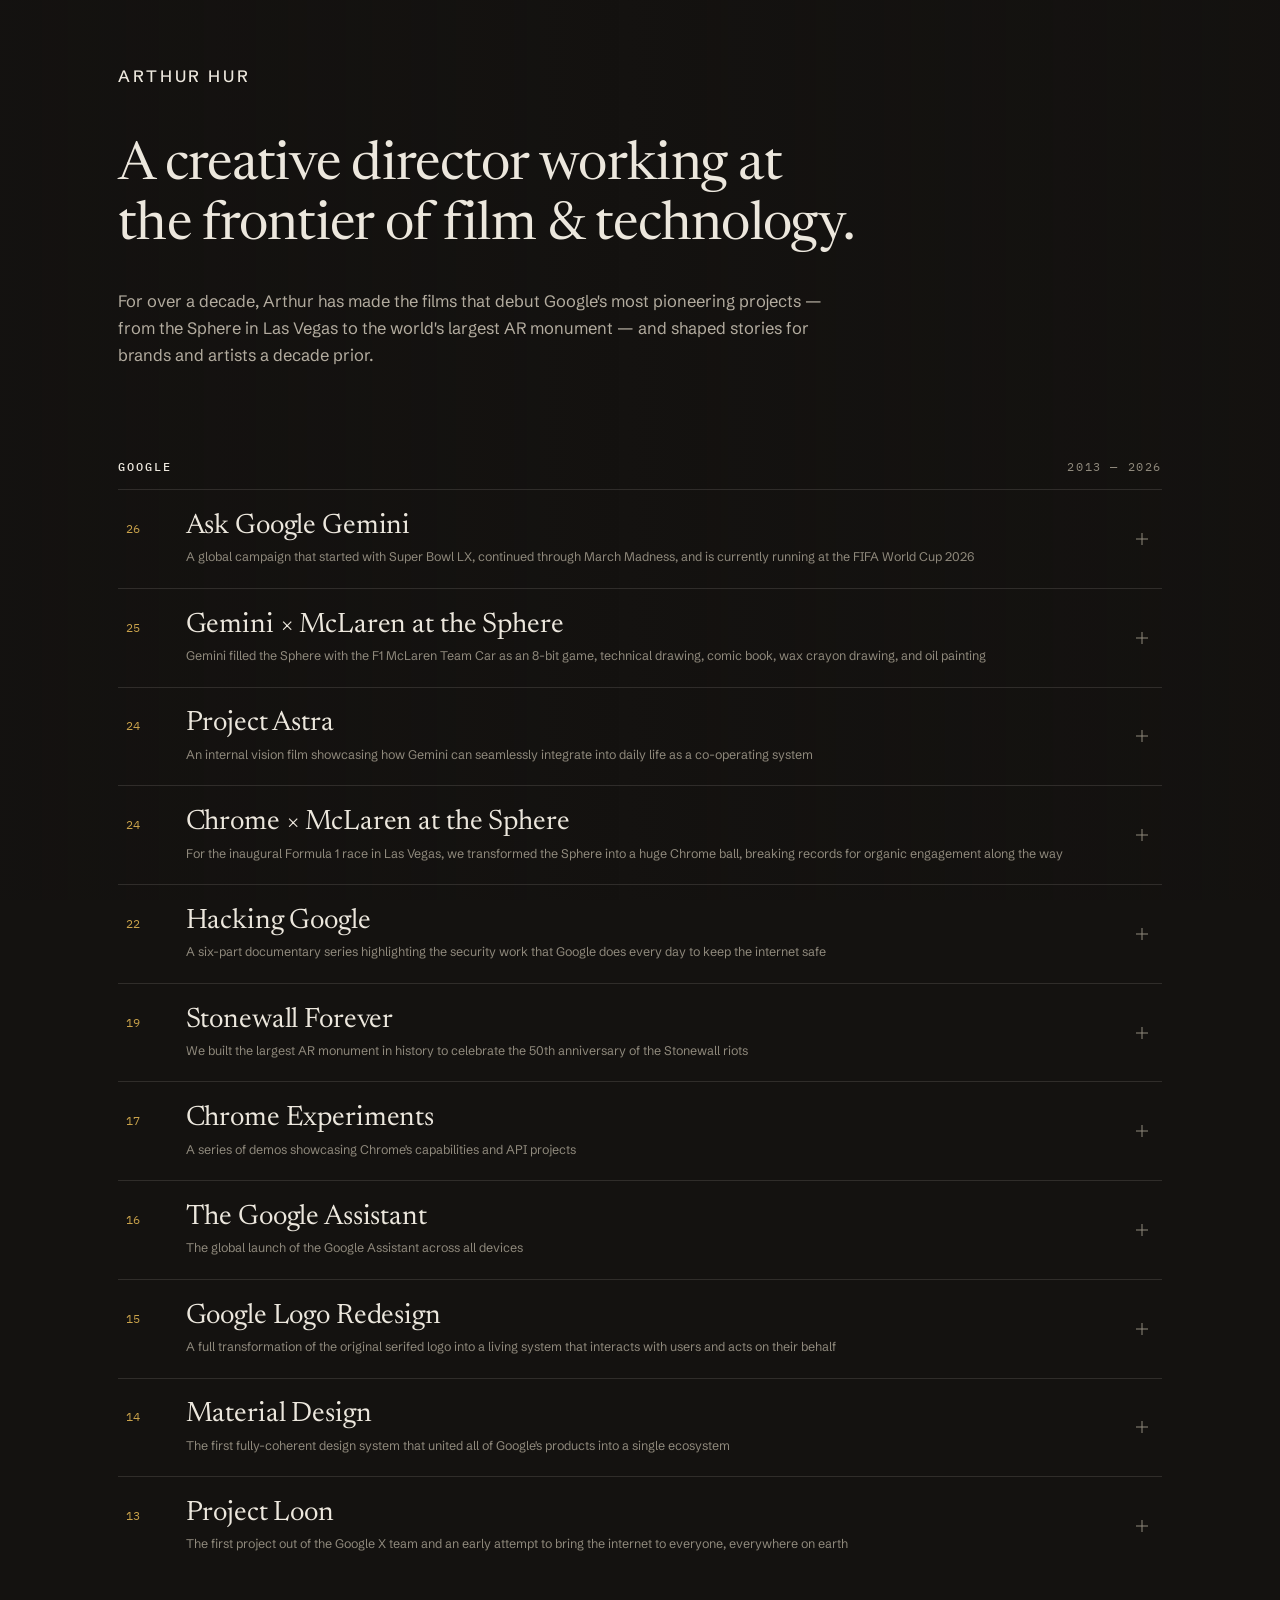
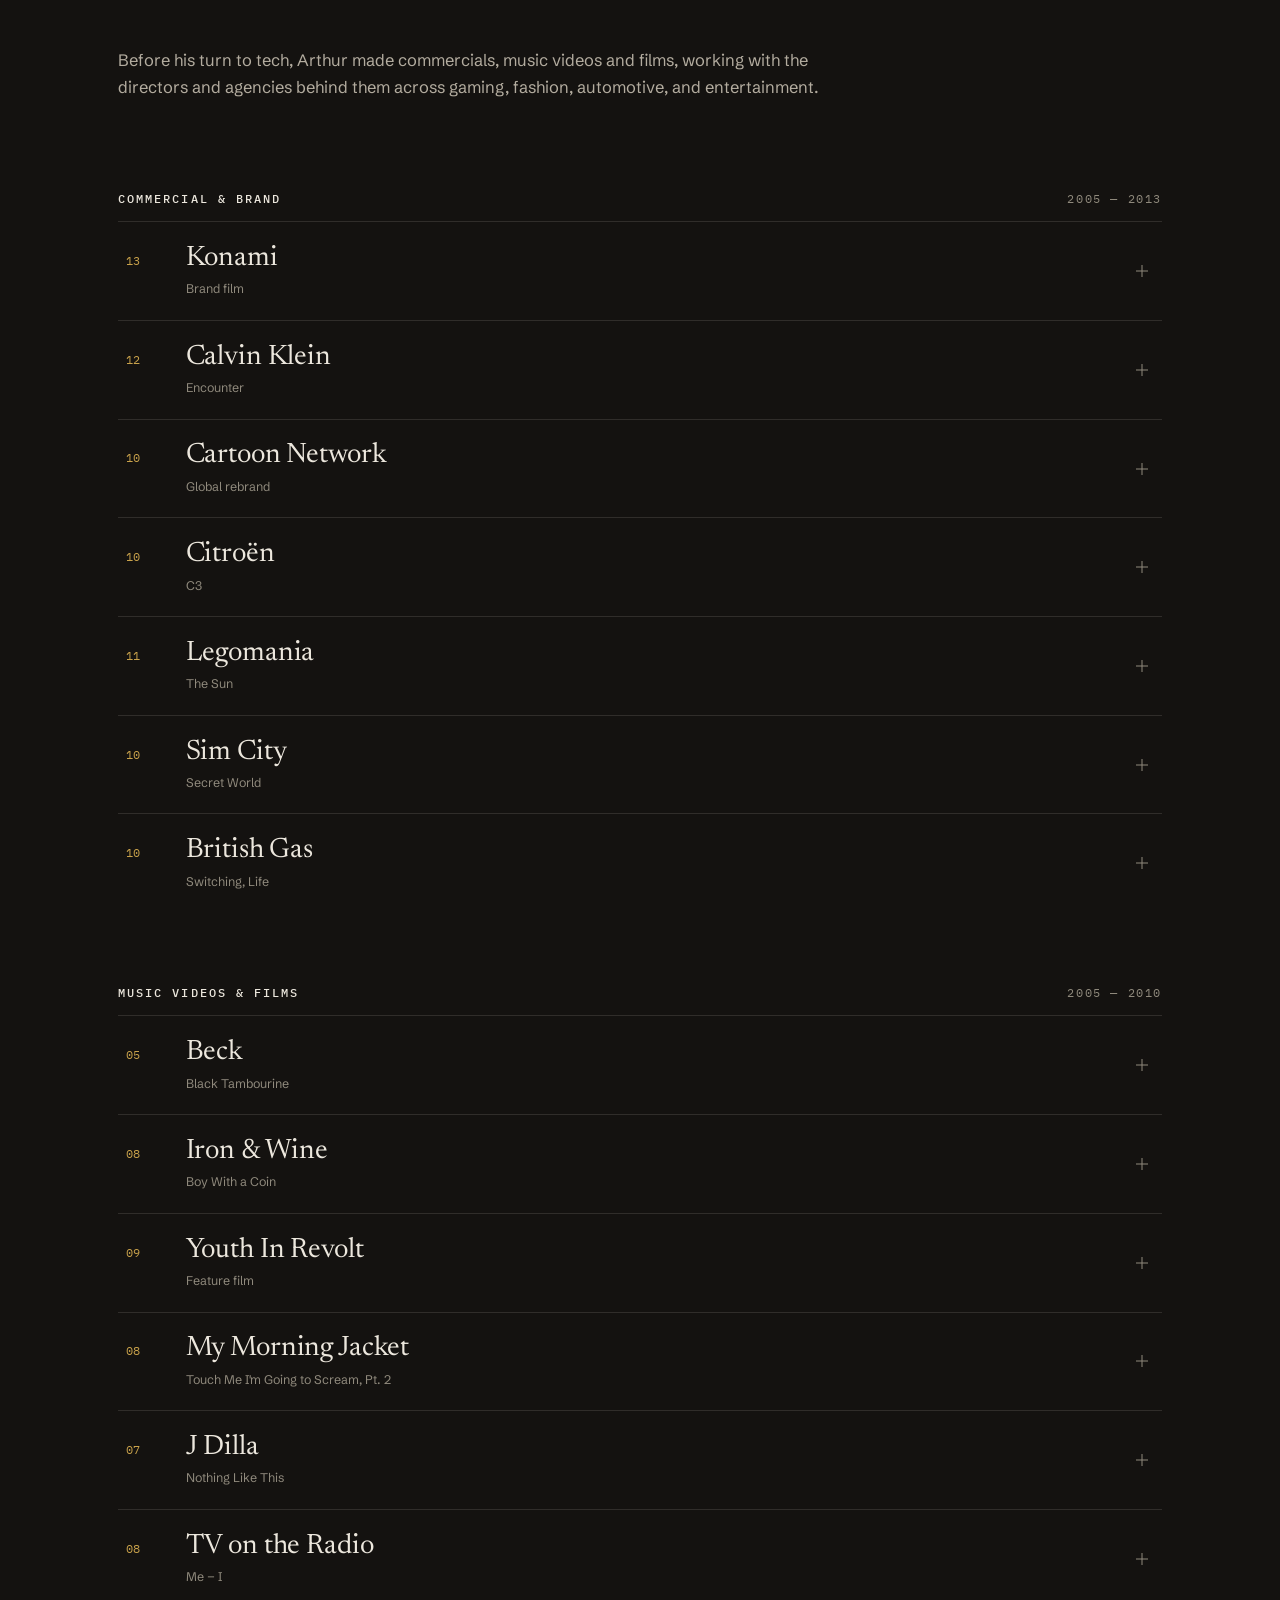
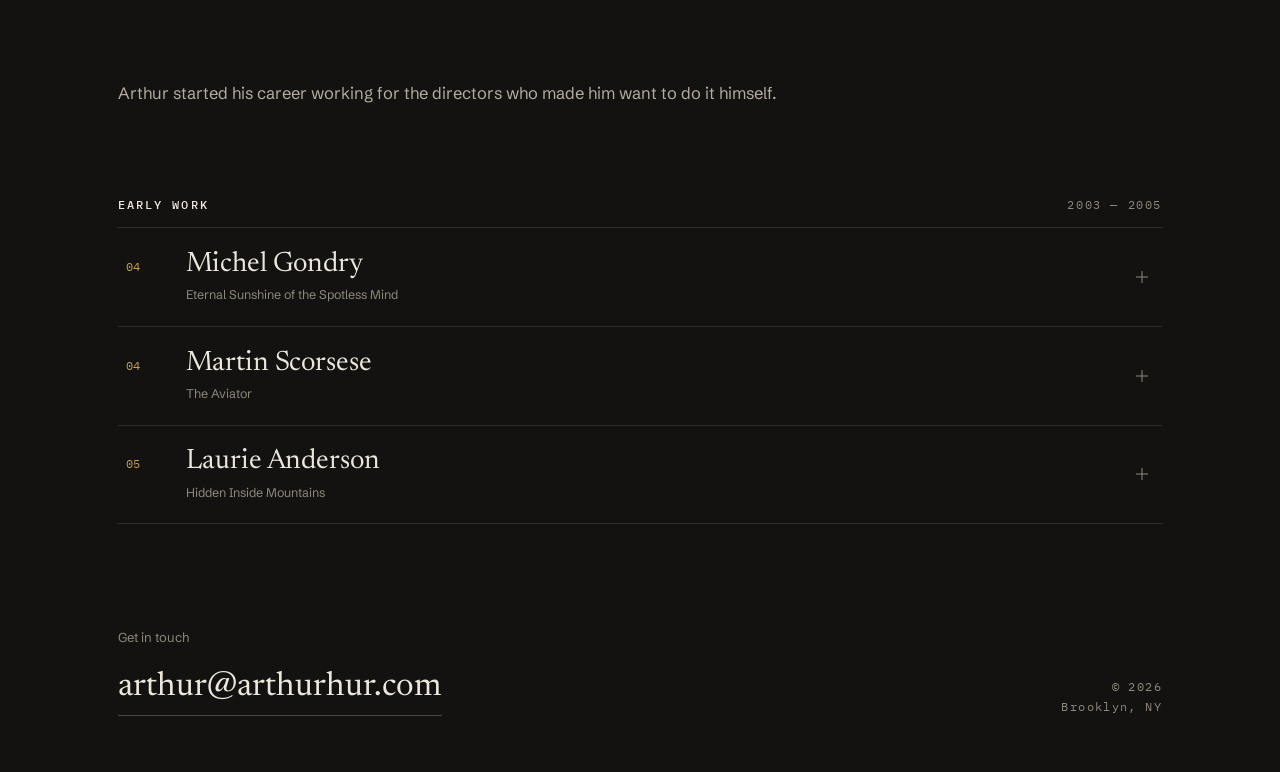
<file: index.html>
<!DOCTYPE html>
<html lang="en">
    <head>
        <meta charset="UTF-8">
        <meta name="author" content="Arthur Hur">
        <meta name="viewport" content="width=device-width, initial-scale=1.0">
        <meta name="description" content="Arthur Hur is a creative director working at the frontier of film and technology, debuting Google's most pioneering projects for over a decade.">
        <meta name="theme-color" content="#141210">
        <title>Arthur Hur — Creative Director</title>
        <link rel="canonical" href="https://arthurhur.com/">

        <!-- Open Graph / social link previews -->
        <meta property="og:type" content="website">
        <meta property="og:site_name" content="Arthur Hur">
        <meta property="og:title" content="Arthur Hur — Creative Director">
        <meta property="og:description" content="A creative director working at the frontier of film & technology — debuting Google's most pioneering projects for over a decade.">
        <meta property="og:url" content="https://arthurhur.com/">
        <meta property="og:image" content="https://arthurhur.com/img/og-cover.jpg">
        <meta property="og:image:width" content="1200">
        <meta property="og:image:height" content="675">
        <meta property="og:image:alt" content="Arthur Hur — Creative Director">
        <meta name="twitter:card" content="summary_large_image">
        <meta name="twitter:title" content="Arthur Hur — Creative Director">
        <meta name="twitter:description" content="A creative director working at the frontier of film & technology — debuting Google's most pioneering projects for over a decade.">
        <meta name="twitter:image" content="https://arthurhur.com/img/og-cover.jpg">
        <meta name="twitter:image:alt" content="Arthur Hur — Creative Director">

        <!-- Self-hosted fonts (declared in css/styles.css). Same-origin, so no
             preconnect. Preload every face — all five appear in the initial
             viewport (the 500 weights drive the masthead name and the section
             headers), so the real font is present at first paint and the swap is
             never visible. The metric-matched fallbacks cover the brief pre-load
             window without shifting layout. -->
        <link rel="preload" href="fonts/SchibstedGrotesk-400-latin.woff2" as="font" type="font/woff2" crossorigin>
        <link rel="preload" href="fonts/SchibstedGrotesk-500-latin.woff2" as="font" type="font/woff2" crossorigin>
        <link rel="preload" href="fonts/Newsreader-roman-var-latin.woff2" as="font" type="font/woff2" crossorigin>
        <link rel="preload" href="fonts/IBMPlexMono-400-latin.woff2" as="font" type="font/woff2" crossorigin>
        <link rel="preload" href="fonts/IBMPlexMono-500-latin.woff2" as="font" type="font/woff2" crossorigin>
        <link rel="stylesheet" href="css/styles.css">

        <!-- Scripts sit below the stylesheet + font preloads so the render-critical
             requests get first claim on bandwidth; async/defer means they never
             block parsing regardless of position. -->
        <!-- Google tag (gtag.js) -->
        <script async src="https://www.googletagmanager.com/gtag/js?id=G-ES2G4EVE8S"></script>
        <script>
            window.dataLayer = window.dataLayer || [];
            function gtag() { dataLayer.push(arguments); }
            gtag('js', new Date());

            gtag('config', 'G-ES2G4EVE8S');
        </script>
        <script defer src="js/script.js"></script>

        <link rel="icon" href="img/favicon.svg" type="image/svg+xml">
        <link rel="icon" href="img/favicon.png" type="image/png" sizes="180x180">
        <link rel="apple-touch-icon" href="img/apple-touch-icon.png">

        <script type="application/ld+json">
        {
            "@context": "https://schema.org",
            "@type": "Person",
            "name": "Arthur Hur",
            "url": "https://arthurhur.com/",
            "image": "https://arthurhur.com/img/og-cover.jpg",
            "jobTitle": "Creative Director",
            "description": "A creative director working at the frontier of film and technology, debuting Google's most pioneering projects for over a decade.",
            "knowsAbout": ["Creative direction", "Filmmaking", "Advertising", "Brand film", "Technology"]
        }
        </script>
    </head>
    <body>
        <div class="bg-layer"></div>
        <div class="bg-layer"></div>
        <div class="scrim"></div>

        <main>
            <header class="topbar">
                <div class="name">Arthur Hur</div>
            </header>

            <section class="statement-block">
                <h1 class="headline">A creative director working at the frontier of film &amp; technology.</h1>
                <p class="intro">For over a decade, Arthur has made the films that debut Google's most pioneering projects — from the Sphere in Las Vegas to the world's largest AR monument — and shaped stories for brands and artists a decade prior.</p>
            </section>

            <section class="work">
                <div class="work-head">
                    <h2 class="work-head-label">Google</h2>
                    <div class="work-head-years">2013 — 2026</div>
                </div>
                <!-- Each row is followed by its own <div class="panel"> below. A panel
                     body is an ordered flow of blocks — prose, film, image, clip — in any order:
                       Prose:  <p>Copy goes here.</p>
                       Film:   <div class="media media--video" data-href="https://youtu.be/ID"></div>
                               (YouTube/Vimeo only; a film autoplays muted ONLY when it leads the
                                panel — put any block above it and every film is click-to-play)
                       Image:  <figure class="figure"><img src="img/NAME.webp" alt="" loading="lazy" decoding="async" width="W" height="H"><figcaption>Caption</figcaption></figure>
                               (WebP, ≤2560px; always set the intrinsic width/height)
                       Clip:   <figure class="figure"><video class="gifv" width="W" height="H" muted loop playsinline preload="none" poster="img/NAME-poster.webp"><source data-src="img/NAME.mp4" type="video/mp4"></video><figcaption>Caption</figcaption></figure>
                               (animations go here, NOT GIFs — encode MP4 + a poster; loads & loops only when the panel opens)
                       Link:   <a class="watch" href="URL" target="_blank" rel="noopener">View project →</a>
                       Grid:   wrap 2-3 images OR films to lay them out in columns (stacks on phones):
                               <div class="media-grid media-grid--2"> …figure/figure or video/video… </div>
                               (--3 for three-up; add --tiles for a uniform crop; --feature to span the first item)
                     Replace the placeholder prose and <div class="media media--placeholder"> boxes. -->
                <ul class="works">
                    <li>
                        <h3 class="row-heading"><button class="row" type="button" data-bgimg="img/bg-askgooglegemini.webp"><span class="year">26</span><span class="body"><span class="title">Ask Google Gemini</span><span class="description">A global campaign that started with Super Bowl LX, continued through March Madness, and is currently running at the FIFA World Cup 2026</span></span><span class="chev" aria-hidden="true"></span></button></h3>
                        <div class="panel"><div class="panel-inner"><div class="panel-body">
                            <p>Google started 2026 with a direct message to consumers – Gemini is a new kind of help from Google. Striking the right tone in a Super Bowl ad is a tough challenge, but this story between a mother and son tried to take an authentic and human approach.</p>
                            <div class="media media--video" data-autoplay="on" data-href="https://youtu.be/Z1yGy9fELtE?si=dCCejpGcFNS3oYsr"></div>
                            <p>The campaign continued into the NCAA March Madness season, taking the design principles we established above and scaled them up to a full eight spots (and different tone). Here are a few:</p>
                            <div class="media media--video" data-href="https://youtu.be/euiGMQURy0U?si=Sy3_uovYol19kaXQ"></div>
                            <div class="media-grid media-grid--3"> 
                                <div class="media media--video" data-href="https://youtube.com/shorts/qp2NNaHg_3A"></div>
                                <div class="media media--video" data-href="https://youtube.com/shorts/7sbBzJW5cN8"></div>
                                <div class="media media--video" data-href="https://youtube.com/shorts/y5FNyWjOMDk"></div>
                            </div>
                            <p>And now, mid-year, the campaign has continued into the FIFA World Cup and evolved to say, hey, look what you can do with Gemini.</p>
                            <div class="media media--video" data-href="https://youtu.be/FiQfezoVp6o?si=A9vHCnsk-uJ8HNga"></div>
                            <div class="media-grid media-grid--2"> 
                                <div class="media media--video" data-href="https://youtu.be/ssS5ArLrblU?si=JSJ3wZm1MliuJIPy"></div>
                                <div class="media media--video" data-href="https://youtu.be/AipomO0LnE0?si=TDVsAfRwt0jdcbOP"></div>
                            </div>
                            <p>More to come. Stay tuned!</p>
                        </div></div></div>
                    </li>
                    <li>
                        <h3 class="row-heading"><button class="row" type="button" data-bgimg="img/bg-geminisphere.webp"><span class="year">25</span><span class="body"><span class="title">Gemini × McLaren at the Sphere</span><span class="description">Gemini filled the Sphere with the F1 McLaren Team Car as an 8-bit game, technical drawing, comic book, wax crayon drawing, and oil painting</span></span><span class="chev" aria-hidden="true"></span></button></h3>
                        <div class="panel"><div class="panel-inner"><div class="panel-body">
                            <p>Two years after the inaugural Formula 1 Grand Prix in Las Vegas, the Gemini team approached us to create another Sphere activation. We had a lot to live up to with very little time, but I'm super proud of what we were able to pull off with this one.</p>
                            <div class="media media--video" data-autoplay="on" data-href="https://youtu.be/5BxnhNo-9C4"></div>
                            <p>Some traces of the process below. We leaned on the models early on to quickly iterate through ideas, and then rebuilt and refined along the way.</p>
                            <div class="media-grid media-grid--justified">
                                <figure class="figure"><img src="img/prj-geminisphere-comicbookstyleframe.webp" alt="The McLaren Formula 1 car rendered in comic-book style across the Las Vegas Sphere" loading="lazy" decoding="async" width="1544" height="697"><figcaption>Styleframe: comic book</figcaption></figure>
                                <figure class="figure"><img src="img/prj-geminisphere-oilpaintingconcept.webp" alt="Concept art of the McLaren car as an oil painting wrapping the Sphere" loading="lazy" decoding="async" width="1024" height="1024"><figcaption>Concept: oil painting</figcaption></figure>
                            </div>
                            <figure class="figure"><img src="img/prj-geminisphere-8bitnotes.webp" alt="Annotated design notes for the 8-bit game treatment of the McLaren car" loading="lazy" decoding="async" width="2560" height="767"><figcaption>Design notes: 8-bit</figcaption></figure>
                            <div class="media-grid media-grid--justified">
                                <figure class="figure"><video class="gifv" width="800" height="450" muted loop playsinline preload="none" poster="img/prj-geminisphere-technicaldrawingwip-poster.webp"><source data-src="img/prj-geminisphere-technicaldrawingwip.mp4" type="video/mp4"></video><figcaption>WIP: technical drawing</figcaption></figure>
                                <figure class="figure"><video class="gifv" width="960" height="864" muted loop playsinline preload="none" poster="img/prj-geminisphere-transitionwaxtocomic-poster.webp"><source data-src="img/prj-geminisphere-transitionwaxtocomic.mp4" type="video/mp4"></video><figcaption>Transition test: wax to comic</figcaption></figure>
                            </div>
                        </div></div></div>
                    </li>
                    <li>
                        <h3 class="row-heading"><button class="row" type="button" data-bgimg="img/bg-projectastra.webp"><span class="year">24</span><span class="body"><span class="title">Project Astra</span><span class="description">An internal vision film showcasing how Gemini can seamlessly integrate into daily life as a co-operating system</span></span><span class="chev" aria-hidden="true"></span></button></h3>
                        <div class="panel"><div class="panel-inner"><div class="panel-body">
                            <p>One of the great things about Creative Lab is its ability to paint a picture of what is possible and provide a roadmap for builders. Created back in 2024, much of this vision has already been realized.</p>
                            <div class="media media--video" data-autoplay="on" data-href="https://youtu.be/6lSb4QfmP8E"></div>
                        </div></div></div>
                    </li>
                    <li>
                        <h3 class="row-heading"><button class="row" type="button" data-bgimg="img/bg-chromesphere.webp"><span class="year">24</span><span class="body"><span class="title">Chrome × McLaren at the Sphere</span><span class="description">For the inaugural Formula 1 race in Las Vegas, we transformed the Sphere into a huge Chrome ball, breaking records for organic engagement along the way</span></span><span class="chev" aria-hidden="true"></span></button></h3>
                        <div class="panel"><div class="panel-inner"><div class="panel-body">
                            <p>We were thrown into the deep end on this one, but learned so much along the way.</p>
                            <div class="media media--video" data-autoplay="on" data-href="https://youtu.be/4PL9fqNNqXw?si=N7v8VHu7u9W4soK3"></div>
                            <p>And here's the director's cut. Because the concept and workflow were all being figured out in parallel, we viewed work in this style for a while.<p>
                            <div class="media media--video" data-href="https://youtu.be/IknApcEbRE4"></div>
                            <p>When we were first pitching ideas and working through concepts, we knew we needed to have the logo and the car. After we figured out how to wrap the Chrome logo around the Sphere and drive cars around it, we knew this was going to work.</p>
                            <div class="media-grid media-grid--2">
                                <figure class="figure"><video class="gifv" width="640" height="360" muted loop playsinline preload="none" poster="img/prj-chromesphere-logowrap-poster.webp"><source data-src="img/prj-chromesphere-logowrap.mp4" type="video/mp4"></video><figcaption>Initial Chrome logo wrap demo</figcaption></figure>
                                <figure class="figure"><video class="gifv" width="640" height="360" muted loop playsinline preload="none" poster="img/prj-chromesphere-cartest-poster.webp"><source data-src="img/prj-chromesphere-cartest.mp4" type="video/mp4"></video><figcaption>Car test</figcaption></figure>
                            </div>
                            <p>We also knew that we needed to convey speed. Just having the cars drive fast around the Sphere wasn't enough. Hence, light streaks!</p>
                            <div class="media-grid media-grid--2">
                                <figure class="figure"><img src="img/prj-chromesphere-styleframecu.webp" alt="Close-up styleframe of light streaks racing across the chrome Sphere" loading="lazy" decoding="async" width="960" height="540"></figure>
                                <figure class="figure"><img src="img/prj-chromesphere-styleframewide.webp" alt="Wide styleframe of the chrome Sphere wrapped in glowing light streaks" loading="lazy" decoding="async" width="960" height="540"></figure>
                            </div>
                            <p>There were lots of dead ends and stumbles along the way, but it was fun to flesh through some ideas.</p>
                            <div class="media-grid media-grid--3">
                                <figure class="figure"><img src="img/prj-chromesphere-endcardprojectteststyleframe.webp" alt="Styleframe exploring an endcard concept for the Chrome Sphere film" loading="lazy" decoding="async" width="960" height="540"></figure>
                                <figure class="figure"><video class="gifv" width="640" height="360" muted loop playsinline preload="none" poster="img/prj-chromesphere-endcardprojecttest-poster.webp"><source data-src="img/prj-chromesphere-endcardprojecttest.mp4" type="video/mp4"></video></figure>
                                <figure class="figure"><video class="gifv" width="640" height="360" muted loop playsinline preload="none" poster="img/prj-chromesphere-endtaglighttest-poster.webp"><source data-src="img/prj-chromesphere-endtaglighttest.mp4" type="video/mp4"></video></figure>
                            </div>
                            <p>In the end, McLaren and Formula 1 did not want anything that conveyed smoke or pollution, so we had to find a different solution.</p>
                            <div class="media-grid media-grid--3">
                                <figure class="figure"><img src="img/prj-chromesphere-endcardsmoke1.webp" alt="Endcard concept showing the chrome ball trailing smoke, version 1" loading="lazy" decoding="async" width="960" height="540"></figure>
                                <figure class="figure"><img src="img/prj-chromesphere-endcardsmoke2.webp" alt="Endcard concept showing the chrome ball trailing smoke, version 2" loading="lazy" decoding="async" width="960" height="540"></figure>
                                <figure class="figure"><img src="img/prj-chromesphere-endcardsmoke3.webp" alt="Endcard concept showing the chrome ball trailing smoke, version 3" loading="lazy" decoding="async" width="960" height="540"></figure>
                            </div>
                            <figure class="figure"><video class="gifv" width="640" height="360" muted loop playsinline preload="none" poster="img/prj-chromesphere-endcardsmoke4-poster.webp"><source data-src="img/prj-chromesphere-endcardsmoke4.mp4" type="video/mp4"></video><figcaption>Endcard smoke motion test</figcaption></figure>
                            <p>There were countless visual and technical details to hash out along the way.</p>
                            <div class="media-grid media-grid--justified">
                                <figure class="figure"><video class="gifv" width="540" height="540" muted loop playsinline preload="none" poster="img/prj-chromesphere-confettitest-poster.webp"><source data-src="img/prj-chromesphere-confettitest.mp4" type="video/mp4"></video><figcaption>Confetti test</figcaption></figure>
                                <figure class="figure"><img src="img/prj-chromesphere-trailversions.webp" alt="Comparison grid of light-trail brightness and thickness options" loading="lazy" decoding="async" width="2560" height="1320"><figcaption>Trail brightness/thickness matrix</figcaption></figure>
                                <figure class="figure"><video class="gifv" width="480" height="270" muted loop playsinline preload="none" poster="img/prj-chromesphere-streakstest-poster.webp"><source data-src="img/prj-chromesphere-streakstest.mp4" type="video/mp4"></video><figcaption>Light streaks switch-out demo</figcaption></figure>
                            </div>
                            <p>And this is how crazy it all looks when you unwrap everything onto a flat render.</p>
                            <figure class="figure"><video class="gifv" width="576" height="288" muted loop playsinline preload="none" poster="img/prj-chromesphere-latlong-poster.webp"><source data-src="img/prj-chromesphere-latlong.mp4" type="video/mp4"></video></figure>
                            <p>When this Chrome activation first launched, it was the only one of its kind. Every year since, we've seen many rip-offs of cars and streaks driving around the Sphere. So it goes. Just remember, you saw it here first!</p>
                        </div></div></div>
                    </li>
                    <li>
                        <h3 class="row-heading"><button class="row" type="button" data-bgimg="img/bg-hackinggoogle.webp"><span class="year">22</span><span class="body"><span class="title">Hacking Google</span><span class="description">A six-part documentary series highlighting the security work that Google does every day to keep the internet safe</span></span><span class="chev" aria-hidden="true"></span></button></h3>
                        <div class="panel"><div class="panel-inner"><div class="panel-body">
                            <div class="media media--video" data-autoplay="on" data-href="https://youtu.be/aOGFY1R4QQ4"></div>
                            <div class="media-grid media-grid--2">
                                <div class="media media--video" data-href="https://youtu.be/My_13FXODdU?si=E3Z__MqS23kQ8NwL"></div>
                                <div class="media media--video" data-href="https://youtu.be/IoXiXlCNoXg?si=8BHQsKHhFqtjbPKw"></div>
                            </div> 
                            <div class="media-grid media-grid--2">
                                <div class="media media--video" data-href="https://youtu.be/TusQWn2TQxQ?si=02dJfas7wMlBo-3F"></div>
                                <div class="media media--video" data-href="https://youtu.be/QZ0cpBocl3c?si=Bc5c1LcGCikmCD3j"></div>
                            </div> 
                            <div class="media-grid media-grid--2">
                                <div class="media media--video" data-href="https://youtu.be/N7N4EC20-cM?si=OglBqTF4xLruqwhM"></div>
                                <div class="media media--video" data-href="https://youtu.be/przDcQe6n5o?si=GQImNLvePGFppzBW"></div>
                            </div> 
                            <div class="media media--video" data-href="https://youtu.be/ZyyGcJRX8Zc"></div>
                        </div></div></div>
                    </li>
                    <li>
                        <h3 class="row-heading"><button class="row" type="button" data-bgimg="img/bg-stonewallforever.webp"><span class="year">19</span><span class="body"><span class="title">Stonewall Forever</span><span class="description">We built the largest AR monument in history to celebrate the 50th anniversary of the Stonewall riots</span></span><span class="chev" aria-hidden="true"></span></button></h3>
                        <div class="panel"><div class="panel-inner"><div class="panel-body">
                            <div class="media media--video" data-autoplay="on" data-href="https://youtu.be/floNiVwL59o"></div>
                        </div></div></div>
                    </li>
                    <li>
                        <h3 class="row-heading"><button class="row" type="button" data-bgimg="img/bg-chromewebvrexperiments.webp"><span class="year">17</span><span class="body"><span class="title">Chrome Experiments</span><span class="description">A series of demos showcasing Chrome's capabilities and API projects</span></span><span class="chev" aria-hidden="true"></span></button></h3>
                        <div class="panel"><div class="panel-inner"><div class="panel-body">
                            <p>VR Experiments: Musical Forest</p>
                            <div class="media media--video" data-autoplay="on" data-href="https://youtu.be/RIpob33uUEU"></div>
                            <p>AR Experiments: Sizzle</p>
                            <div class="media media--video" data-href="https://vimeo.com/232831509"></div>
                            <p>Voice Experiments: Paper Signals</p>
                            <div class="media media--video" data-href="https://vimeo.com/249689552"></div>
                        </div></div></div>
                    </li>
                    <li>
                        <h3 class="row-heading"><button class="row" type="button" data-bgimg="img/bg-googleassistant.webp"><span class="year">16</span><span class="body"><span class="title">The Google Assistant</span><span class="description">The global launch of the Google Assistant across all devices</span></span><span class="chev" aria-hidden="true"></span></button></h3>
                        <div class="panel"><div class="panel-inner"><div class="panel-body">
                            <div class="media media--video" data-autoplay="on" data-href="https://youtu.be/FPfQMVf4vwQ"></div>
                        </div></div></div>
                    </li>
                    <li>
                        <h3 class="row-heading"><button class="row" type="button" data-bgimg="img/bg-googlelogo.webp"><span class="year">15</span><span class="body"><span class="title">Google Logo Redesign</span><span class="description">A full transformation of the original serifed logo into a living system that interacts with users and acts on their behalf</span></span><span class="chev" aria-hidden="true"></span></button></h3>
                        <div class="panel"><div class="panel-inner"><div class="panel-body">
                            <div class="media media--video" data-autoplay="on" data-href="https://youtu.be/olFEpeMwgHk"></div>
                        </div></div></div>
                    </li>
                    <li>
                        <h3 class="row-heading"><button class="row" type="button" data-bgimg="img/bg-materialdesign.webp"><span class="year">14</span><span class="body"><span class="title">Material Design</span><span class="description">The first fully-coherent design system that united all of Google's products into a single ecosystem</span></span><span class="chev" aria-hidden="true"></span></button></h3>
                        <div class="panel"><div class="panel-inner"><div class="panel-body">
                            <div class="media media--video" data-autoplay="on" data-href="https://youtu.be/Q8TXgCzxEnw"></div>
                        </div></div></div>
                    </li>
                    <li>
                        <h3 class="row-heading"><button class="row" type="button" data-bgimg="img/bg-loon.webp"><span class="year">13</span><span class="body"><span class="title">Project Loon</span><span class="description">The first project out of the Google X team and an early attempt to bring the internet to everyone, everywhere on earth</span></span><span class="chev" aria-hidden="true"></span></button></h3>
                        <div class="panel"><div class="panel-inner"><div class="panel-body">
                            <div class="media media--video" data-autoplay="on" data-href="https://vimeo.com/68536792"></div>
                        </div></div></div>
                    </li>
                </ul>

                <p class="work-intro">Before his turn to tech, Arthur made commercials, music videos and films, working with the directors and agencies behind them across gaming, fashion, automotive, and entertainment.</p>

                <div class="work-head">
                    <h2 class="work-head-label">Commercial &amp; Brand</h2>
                    <div class="work-head-years">2005 — 2013</div>
                </div>
                <ul class="works">
                    <li>
                        <h3 class="row-heading"><button class="row" type="button" data-bgimg="img/bg-konami.webp"><span class="year">13</span><span class="body"><span class="title">Konami</span><span class="description">Brand film</span></span><span class="chev" aria-hidden="true"></span></button></h3>
                        <div class="panel"><div class="panel-inner"><div class="panel-body">
                            <div class="media media--video" data-autoplay="on" data-href="https://vimeo.com/61855717"></div>
                        </div></div></div>
                    </li>
                    <li>
                        <h3 class="row-heading"><button class="row" type="button" data-bgimg="img/bg-calvinklein.webp"><span class="year">12</span><span class="body"><span class="title">Calvin Klein</span><span class="description">Encounter</span></span><span class="chev" aria-hidden="true"></span></button></h3>
                        <div class="panel"><div class="panel-inner"><div class="panel-body">
                            <figure class="figure"><img src="img/prj-calvinklein-cu.webp" alt="Close-up still from the Calvin Klein Encounter film" loading="lazy" decoding="async" width="670" height="376"></figure>
                            <figure class="figure"><img src="img/prj-calvinklein-wide.webp" alt="Wide still from the Calvin Klein Encounter film" loading="lazy" decoding="async" width="670" height="376"></figure>
                            <div class="media media--video" data-autoplay="on" data-href="https://www.youtube.com/watch?v=8zPEK5a0xKU"></div>
                        </div></div></div>
                    </li>
                    <li>
                        <h3 class="row-heading"><button class="row" type="button" data-bgimg="img/bg-cartoonnetwork.webp"><span class="year">10</span><span class="body"><span class="title">Cartoon Network</span><span class="description">Global rebrand</span></span><span class="chev" aria-hidden="true"></span></button></h3>
                        <div class="panel"><div class="panel-inner"><div class="panel-body">
                            <div class="media media--video" data-autoplay="on" data-href="https://vimeo.com/13829806"></div>
                            <div class="media media--video" data-href="https://vimeo.com/18581052"></div>
                        </div></div></div>
                    </li>
                    <li>
                        <h3 class="row-heading"><button class="row" type="button" data-bgimg="img/bg-citroen.webp"><span class="year">10</span><span class="body"><span class="title">Citroën</span><span class="description">C3</span></span><span class="chev" aria-hidden="true"></span></button></h3>
                        <div class="panel"><div class="panel-inner"><div class="panel-body">
                            <div class="media media--video" data-autoplay="on" data-href="https://vimeo.com/18962282"></div>
                        </div></div></div>
                    </li>
                    <li>
                        <h3 class="row-heading"><button class="row" type="button" data-bgimg="img/bg-legomania.webp"><span class="year">11</span><span class="body"><span class="title">Legomania</span><span class="description">The Sun</span></span><span class="chev" aria-hidden="true"></span></button></h3>
                        <div class="panel"><div class="panel-inner"><div class="panel-body">
                            <div class="media media--video" data-autoplay="on" data-href="https://vimeo.com/27018662"></div>
                        </div></div></div>
                    </li>
                    <li>
                        <h3 class="row-heading"><button class="row" type="button" data-bgimg="img/bg-simcity.webp"><span class="year">10</span><span class="body"><span class="title">Sim City</span><span class="description">Secret World</span></span><span class="chev" aria-hidden="true"></span></button></h3>
                        <div class="panel"><div class="panel-inner"><div class="panel-body">
                            <div class="media media--video" data-autoplay="on" data-href="https://vimeo.com/18880133"></div>
                        </div></div></div>
                    </li>
                    <li>
                        <h3 class="row-heading"><button class="row" type="button" data-bgimg="img/bg-britishgas.webp"><span class="year">10</span><span class="body"><span class="title">British Gas</span><span class="description">Switching, Life</span></span><span class="chev" aria-hidden="true"></span></button></h3>
                        <div class="panel"><div class="panel-inner"><div class="panel-body">
                            <div class="media media--video" data-autoplay="on" data-href="https://vimeo.com/18466905"></div>
                            <div class="media media--video" data-href="https://vimeo.com/18463943"></div>

                        </div></div></div>
                    </li>
                </ul>

                <div class="work-head work-head--group">
                    <h2 class="work-head-label">Music Videos &amp; Films</h2>
                    <div class="work-head-years">2005 — 2010</div>
                </div>
                <ul class="works">
                    <li>
                        <h3 class="row-heading"><button class="row" type="button" data-bgimg="img/bg-beck.webp"><span class="year">05</span><span class="body"><span class="title">Beck</span><span class="description">Black Tambourine</span></span><span class="chev" aria-hidden="true"></span></button></h3>
                        <div class="panel"><div class="panel-inner"><div class="panel-body">
                            <div class="media media--video" data-autoplay="on" data-href="https://vimeo.com/18368649?fl=tl&fe=ec"></div>
                        </div></div></div>
                    </li>
                    <li>
                        <h3 class="row-heading"><button class="row" type="button" data-bgimg="img/bg-iron&amp;wine.webp"><span class="year">08</span><span class="body"><span class="title">Iron &amp; Wine</span><span class="description">Boy With a Coin</span></span><span class="chev" aria-hidden="true"></span></button></h3>
                        <div class="panel"><div class="panel-inner"><div class="panel-body">
                            <div class="media media--video" data-autoplay="on" data-href="https://vimeo.com/18366404"></div>
                        </div></div></div>
                    </li>
                    <li>
                        <h3 class="row-heading"><button class="row" type="button" data-bgimg="img/bg-youthinrevolt.webp"><span class="year">09</span><span class="body"><span class="title">Youth In Revolt</span><span class="description">Feature film</span></span><span class="chev" aria-hidden="true"></span></button></h3>
                        <div class="panel"><div class="panel-inner"><div class="panel-body">
                            <div class="media media--video" data-autoplay="on" data-href="https://vimeo.com/33218342"></div>
                            <div class="media media--video" data-href="https://vimeo.com/18324644"></div>
                        </div></div></div>
                    </li>
                    <li>
                        <h3 class="row-heading"><button class="row" type="button" data-bgimg="img/bg-mymorningjacket.webp"><span class="year">08</span><span class="body"><span class="title">My Morning Jacket</span><span class="description">Touch Me I'm Going to Scream, Pt. 2</span></span><span class="chev" aria-hidden="true"></span></button></h3>
                        <div class="panel"><div class="panel-inner"><div class="panel-body">
                            <div class="media media--video" data-autoplay="on" data-href="https://vimeo.com/4265517"></div>
                        </div></div></div>
                    </li>
                    <li>
                        <h3 class="row-heading"><button class="row" type="button" data-bgimg="img/bg-jdilla.webp"><span class="year">07</span><span class="body"><span class="title">J Dilla</span><span class="description">Nothing Like This</span></span><span class="chev" aria-hidden="true"></span></button></h3>
                        <div class="panel"><div class="panel-inner"><div class="panel-body">
                            <div class="media media--video" data-autoplay="on" data-href="https://vimeo.com/4262780"></div>
                        </div></div></div>
                    </li>
                    <li>
                        <h3 class="row-heading"><button class="row" type="button" data-bgimg="img/bg-tvontheradio.webp"><span class="year">08</span><span class="body"><span class="title">TV on the Radio</span><span class="description">Me − I</span></span><span class="chev" aria-hidden="true"></span></button></h3>
                        <div class="panel"><div class="panel-inner"><div class="panel-body">
                            <div class="media media--video" data-autoplay="on" data-href="https://vimeo.com/4272075"></div>
                        </div></div></div>
                    </li>
                </ul>
                
                <p class="work-intro">Arthur started his career working for the directors who made him want to do it himself.</p>
                
                <div class="work-head work-head--group">
                    <h2 class="work-head-label">Early Work</h2>
                    <div class="work-head-years">2003 — 2005</div>
                </div>
                <ul class="works">
                    <li>
                        <h3 class="row-heading"><button class="row" type="button" data-bgimg="img/bg-eternalsunshine.webp"><span class="year">04</span><span class="body"><span class="title">Michel Gondry</span><span class="description">Eternal Sunshine of the Spotless Mind</span></span><span class="chev" aria-hidden="true"></span></button></h3>
                        <div class="panel"><div class="panel-inner"><div class="panel-body">
                            <p>Lots to say about this experience, but here is some of the work from that time.</p>
                            <figure class="figure"><img src="img/prj-gondry-deitchprojects.webp" alt="" loading="lazy" decoding="async" width="1500" height="1052"><figcaption>The only documentation of one of the many projects I made: an iMac computer with a working keyboard connected to LED lights for the monitor. Thanks Radio Shack (and Canal Street)!</figcaption></figure>
                            <div class="media media--video" data-ratio="3/2" data-href="https://vimeo.com/46540266"></div>
                            <div class="media media--video" data-href="https://www.youtube.com/watch?v=etSbOs3aUqI"></div>
                            <div class="media media--video" data-ratio="4/3" data-href="https://www.youtube.com/watch?v=3si1JKuoRek"></div>
                            <div class="media media--video" data-ratio="4/3" data-href="https://www.youtube.com/watch?v=dxwhUwJSFNE"></div>
                            <p>Trailer for Eternal Sunshine of the Spotless Mind:</p>
                            <div class="media media--video" data-href="https://www.youtube.com/watch?v=07-QBnEkgXU"></div>
                            <a class="watch" href="https://www.imdb.com/title/tt0338013/" target="_blank" rel="noopener">Visit IMDB →</a>
                            <p>And a wacky music video I shadow-directed for the DVD:</p>
                            <div class="media media--video" data-href="https://www.youtube.com/watch?v=RBMaimuSuPc"></div>
                        </div></div></div>
                    </li>
                    <li>
                        <h3 class="row-heading"><button class="row" type="button" data-bgimg="img/bg-theaviator.webp"><span class="year">04</span><span class="body"><span class="title">Martin Scorsese</span><span class="description">The Aviator</span></span><span class="chev" aria-hidden="true"></span></button></h3>
                        <div class="panel"><div class="panel-inner"><div class="panel-body">
                            <p>More to come.</p>
                            <a class="watch" href="https://www.imdb.com/title/tt0338751/" target="_blank" rel="noopener">Visit IMDB →</a>
                        </div></div></div>
                    </li>
                    <li>
                        <h3 class="row-heading"><button class="row" type="button" data-bgimg="img/bg-hiddeninsidemountains.webp"><span class="year">05</span><span class="body"><span class="title">Laurie Anderson</span><span class="description">Hidden Inside Mountains</span></span><span class="chev" aria-hidden="true"></span></button></h3>
                        <div class="panel"><div class="panel-inner"><div class="panel-body">
                            <p>More to come.</p>
                            <a class="watch" href="https://www.imdb.com/title/tt0819103/" target="_blank" rel="noopener">Visit IMDB →</a>
                        </div></div></div>
                    </li>
                </ul>
                <div class="work-end"></div>
            </section>

            <footer class="contact-block">
                <div class="contact-main">
                    <div class="contact-label">Get in touch</div>
                    <a class="email" href="mailto:arthur@arthurhur.com" data-bgimg="img/bg-contact.webp">arthur@arthurhur.com</a>
                    <!-- <div class="socials">
                        <a href="#">Instagram</a>
                        <a href="#">LinkedIn</a>
                        <a href="#">Vimeo</a>
                    </div> -->
                </div>
                <div class="colophon">© 2026<br>Brooklyn, NY</div>
            </footer>
        </main>
    </body>
</html>
</file>
<file: css/styles.css>
/* Self-hosted, latin-subset woff2. Newsreader is one variable file (opsz 6–72,
   wght 200–800); the others are static 400/500. Only weights/styles the CSS uses
   are shipped — no italics, no 300/600. See CLAUDE.md for the why. */
@font-face {
    font-family: 'Newsreader';
    font-style: normal;
    font-weight: 200 800;
    font-display: swap;
    src: url('../fonts/Newsreader-roman-var-latin.woff2') format('woff2');
}
@font-face {
    font-family: 'Schibsted Grotesk';
    font-style: normal;
    font-weight: 400;
    font-display: swap;
    src: url('../fonts/SchibstedGrotesk-400-latin.woff2') format('woff2');
}
@font-face {
    font-family: 'Schibsted Grotesk';
    font-style: normal;
    font-weight: 500;
    font-display: swap;
    src: url('../fonts/SchibstedGrotesk-500-latin.woff2') format('woff2');
}
@font-face {
    font-family: 'IBM Plex Mono';
    font-style: normal;
    font-weight: 400;
    font-display: swap;
    src: url('../fonts/IBMPlexMono-400-latin.woff2') format('woff2');
}
@font-face {
    font-family: 'IBM Plex Mono';
    font-style: normal;
    font-weight: 500;
    font-display: swap;
    src: url('../fonts/IBMPlexMono-500-latin.woff2') format('woff2');
}

/* Metric-matched fallbacks: local system faces re-shaped (size-adjust + metric
   overrides) to occupy the same box as the web fonts, so the swap shifts no
   layout. Numbers computed from font metrics (capsize method); don't hand-tune. */
@font-face {
    font-family: 'Schibsted Grotesk Fallback';
    src: local('Arial');
    size-adjust: 104.92%;
    ascent-override: 93.08%;
    descent-override: 24.57%;
    line-gap-override: 0%;
}
@font-face {
    font-family: 'Newsreader Fallback';
    src: local('Georgia');
    size-adjust: 91.53%;
    ascent-override: 80.30%;
    descent-override: 28.95%;
    line-gap-override: 0%;
}
@font-face {
    font-family: 'IBM Plex Mono Fallback';
    src: local('Courier New');
    size-adjust: 99.98%;
    ascent-override: 102.52%;
    descent-override: 27.50%;
    line-gap-override: 0%;
}

:root {
    --bg: #141210;
    --fg: #ece7dd;
    --muted: #8f897c;
    --muted-warm: #b3ac9f;
    --muted-year: #b8b1a3;
    --accent: #c9a24b;
    --rule: rgba(236, 231, 221, 0.13);
    --hover-tint: rgba(201, 162, 75, 0.07);

    /* No film at rest — the warm background shows; films appear on hover. */
    --bg-default: none;

    --serif: 'Newsreader', 'Newsreader Fallback', Georgia, 'Times New Roman', serif;
    --sans: 'Schibsted Grotesk', 'Schibsted Grotesk Fallback', system-ui, -apple-system, sans-serif;
    --mono: 'IBM Plex Mono', 'IBM Plex Mono Fallback', ui-monospace, Menlo, monospace;
}

* {
    box-sizing: border-box;
}

body {
    font-family: var(--sans);
    color: var(--fg);
    margin: 0;
    min-height: 100vh;
    line-height: 1.5;
    background-color: var(--bg);
    overflow-x: hidden;
    -webkit-font-smoothing: antialiased;
    text-rendering: optimizeLegibility;
}

::selection {
    background: var(--accent);
    color: var(--bg);
}

/*
 * Two double-buffered layers crossfade the hovered project's still behind the
 * content (see js/script.js). z-index keeps them below the scrim and text.
 */
.bg-layer {
    position: fixed;
    bottom: 0;
    left: 0;
    right: 0;
    /* Large-viewport height (100vh fallback): a static box, unlike inset: 0,
       which tracks mobile browser chrome and makes `cover` rescale on scroll.
       Anchored to whichever edge the chrome does NOT occupy, so the box also
       doesn't ride along when the chrome slides in: bottom for top-URL-bar
       browsers (Android, desktop), top for iOS's bottom address bar. */
    height: 100vh;
    height: 100lvh;
    z-index: -2;
    background-position: center;
    background-repeat: no-repeat;
    background-size: cover;
    opacity: 0;
    transition: opacity 0.4s ease-in-out;
}

.bg-layer.is-visible {
    opacity: 1;
}

/* iOS only (-webkit-touch-callout exists in no other engine): Safari's
   address bar sits at the bottom, so there the TOP edge is the stable one. */
@supports (-webkit-touch-callout: none) {
    .bg-layer {
        top: 0;
        bottom: auto;
    }
}

/* Left-weighted scrim in the background's own colour: invisible at rest,
   a legibility wash once a film fades in. */
.scrim {
    position: fixed;
    inset: 0;
    z-index: -1;
    pointer-events: none;
    background: linear-gradient(
        90deg,
        rgba(20, 18, 16, 0.88) 0%,
        rgba(20, 18, 16, 0.52) 46%,
        rgba(20, 18, 16, 0.12) 100%
    );
}

main {
    max-width: 1140px;
    margin: 0 auto;
    padding: clamp(2.75rem, 6vw, 4rem) clamp(1.5rem, 5vw, 3rem) clamp(3rem, 6vw, 3.5rem);
}

/* ---- Top bar ---- */
.topbar {
    display: flex;
    justify-content: space-between;
    align-items: baseline;
    padding-bottom: 8px;
}

.name {
    font-family: var(--sans);
    font-weight: 500;
    font-size: 16.5px;
    letter-spacing: 0.16em;
    text-transform: uppercase;
    color: var(--fg);
}


/* ---- Statement ---- */
.statement-block {
    margin-top: clamp(2.5rem, 2vw, 5.5rem);
    max-width: 900px;
}

.headline {
    margin: 0;
    font-family: var(--serif);
    font-weight: 400;
    font-size: clamp(2.1rem, 5vw, 3.35rem);
    line-height: 1.13;
    letter-spacing: -0.013em;
    text-wrap: balance;
}

.intro {
    max-width: 720px;
    margin: 1.9rem 0 0;
    font-size: 16.5px;
    line-height: 1.62;
    color: var(--muted-warm);
    text-wrap: pretty;
}

/* ---- Selected work ---- */
.work {
    margin-top: clamp(4.5rem, 7vw, 6.5rem);
}

.work-head {
    display: flex;
    justify-content: space-between;
    align-items: baseline;
    padding-bottom: 14px;
}

/* A later group header with no standfirst above it (Early Work): a clear gap
   to separate it from the list before. Headers preceded by a .work-intro drop
   this, since the standfirst already carries the section break. */
.work-head--group {
    margin-top: clamp(3rem, 6vw, 4.5rem);
}

/* Standfirst that opens a section, echoing how the page .intro sits above
   "Selected Work": a moderate gap above (separating it from the previous list)
   and a large gap below — matching .work's margin-top — so the section label
   gets the same airy space above it that "Selected Work" has. */
.work-intro {
    max-width: 760px;
    margin: clamp(3rem, 6vw, 4.5rem) 0 clamp(4.5rem, 7vw, 6.5rem);
    font-size: 16.5px;
    line-height: 1.62;
    color: var(--muted-warm);
    text-wrap: pretty;
}

.work-head-label {
    margin: 0;
    font-family: var(--mono);
    font-weight: 500;
    font-size: 11.5px;
    letter-spacing: 0.18em;
    text-transform: uppercase;
}

.work-head-years {
    font-family: var(--mono);
    font-size: 11.5px;
    letter-spacing: 0.14em;
    color: var(--muted);
}

.works {
    list-style: none;
    margin: 0;
    padding: 0;
}

.works li {
    border-top: 1px solid var(--rule);
}

.work-end {
    border-top: 1px solid var(--rule);
}

/* Semantic <h3> wrapping each row button (WAI-ARIA accordion pattern, so
   projects show up in the heading outline). Visually inert: kill the default
   heading margin and inherit type so the button's own styling is untouched. */
.row-heading {
    margin: 0;
    font: inherit;
}

/* ---- Row (toggle button) ---- */
.row {
    display: grid;
    grid-template-columns: 42px minmax(0, 1fr) 1.25rem;
    align-items: baseline;
    column-gap: 1.1rem;
    width: 100%;
    margin: 0;
    padding: 1.3rem 0.65rem 1.3rem 0.5rem;
    background: none;
    border: 0;
    border-radius: 3px;
    font: inherit;
    color: var(--fg);
    text-align: left;
    cursor: pointer;
    transition: background 0.25s ease;
}

/* Hover/indent is a pointer-only affordance, gated so it can't latch on touch —
   iOS holds a tapped element in :hover until you tap elsewhere, which left the
   title stuck indented. On touch the same look is driven by .is-active, which JS
   puts on the row at the scroll line or under a finger (see setupTouchPreview).
   The indent is a transform on the row's cells (.year/.body), not the row, so
   the tint block stays locked to the full row width (flush with the rules) and
   the shift never narrows the title column — which would re-wrap the text. */
@media (hover: hover) {
    .row:hover {
        background: var(--hover-tint);
    }

    .row:hover .year,
    .row:hover .body {
        transform: translateX(0.55rem);
    }
}

.row.is-active,
.row:focus-visible {
    background: var(--hover-tint);
    outline: none;
}

.row.is-active .year,
.row.is-active .body,
.row:focus-visible .year,
.row:focus-visible .body {
    transform: translateX(0.55rem);
}

/* The open row keeps the tint (without the indent) so "selected" still reads
   when it isn't the previewed row. */
.row[aria-expanded="true"] {
    background: var(--hover-tint);
}

/* Two-digit year, serving as the left-hand index marker. */
.year {
    font-family: var(--mono);
    font-size: 12px;
    color: var(--accent);
    font-variant-numeric: tabular-nums;
    transition: transform 0.25s ease;
}

.body {
    min-width: 0;
    transition: transform 0.25s ease;
}

.title {
    display: block;
    font-family: var(--serif);
    font-weight: 400;
    font-size: clamp(1.3rem, 2.5vw, 1.75rem);
    line-height: 1.12;
    letter-spacing: -0.005em;
}

.description {
    display: block;
    margin-top: 6px;
    font-size: 12.5px;
    color: var(--muted);
    transition: color 0.2s ease;
}

/* Once a row's still fades in behind the whole list, these small descriptions
   can go muddy over the image. On hover devices, lift them all while the section
   is engaged; everywhere, brighten the active/focused/open row. */
@media (hover: hover) {
    .work:hover .description {
        color: var(--muted-warm);
    }

    .row:hover .description {
        color: var(--fg);
    }
}

.row.is-active .description,
.row:focus-visible .description,
.row[aria-expanded="true"] .description {
    color: var(--fg);
}

/* "+" that rotates to gold "×" when the row is open */
.chev {
    position: relative;
    align-self: center;
    width: 1.25rem;
    height: 1.25rem;
    color: var(--muted);
    transition: color 0.2s ease, transform 0.3s ease;
}

.chev::before,
.chev::after {
    content: "";
    position: absolute;
    top: 50%;
    left: 50%;
    width: 0.75rem;
    height: 1px;
    background: currentColor;
    transform: translate(-50%, -50%);
}

.chev::after {
    transform: translate(-50%, -50%) rotate(90deg);
}

@media (hover: hover) {
    .row:hover .chev {
        color: var(--fg);
    }
}

.row.is-active .chev,
.row:focus-visible .chev {
    color: var(--fg);
}

.row[aria-expanded="true"] .chev {
    color: var(--accent);
    transform: rotate(45deg);
}

/* ---- Expanding panel (animated via grid-template-rows 0fr -> 1fr) ---- */
.panel {
    display: grid;
    grid-template-rows: 0fr;
    transition: grid-template-rows 0.35s ease;
}

.panel.open {
    grid-template-rows: 1fr;
}

.panel-inner {
    overflow: hidden;
    min-height: 0;
}

.panel-body {
    /* Left pad lines the prose up with the row title: year column + gap + row's
       own left padding (.row: 42px + 1.1rem + 0.5rem). Keep in sync with .row. */
    padding: 0.2rem 0 1.9rem calc(42px + 1.1rem + 0.5rem);
    max-width: 820px;
}

.media {
    display: flex;
    align-items: center;
    justify-content: center;
    background: rgba(20, 18, 16, 0.55);
    border-radius: 2px;
    color: var(--muted);
    font-family: var(--mono);
    font-size: 0.62rem;
    text-transform: uppercase;
    letter-spacing: 0.18em;
}

.media--video {
    position: relative; /* anchors overlays (e.g. the hero unmute control) over the player */
    width: 100%;
    aspect-ratio: 16 / 9;
    overflow: hidden;
}

.media--video iframe {
    width: 100%;
    height: 100%;
    border: 0;
    display: block;
}

/* YouTube Shorts are vertical. Cap the width (aspect-ratio drives the height) so a
   cell that goes full-width — e.g. a grid stacked to one column on phones — doesn't
   blow the Short up to full-bleed; center what's left of the cell. A pinned data-ratio
   still wins via the slot's inline style. */
.media--video.media--short {
    aspect-ratio: 9 / 16;
    max-width: 260px;
    margin-inline: auto;
}

/* Custom sound control for a muted film. The overlay catches clicks — click anywhere
   unmutes — while a separate speaker button sits above it. On a controls=0 YouTube
   (no native volume button) it persists and the speaker is the only way to mute back;
   on Vimeo the whole control is a one-shot gate that clears on the first unmute,
   handing off to the native bar. See script.js. */
.media__sound {
    position: absolute;
    inset: 0;
    z-index: 2;
    cursor: pointer; /* the whole film is tap-to-unmute while muted */
}

/* Once unmuted the overlay stops catching clicks, so they reach the player again
   (pause / toggle chrome); only the speaker still mutes. */
.media--video.is-unmuted .media__sound {
    pointer-events: none;
    cursor: default;
}

.media__mute {
    position: absolute;
    top: 0.7rem;
    right: 0.7rem;
    z-index: 3; /* above the click-catching overlay so it stays tappable while muted */
    display: grid;
    place-items: center;
    width: 38px;
    height: 38px;
    padding: 0;
    border: 0;
    border-radius: 999px;
    background: rgba(0, 0, 0, 0.45);
    color: #fff;
    cursor: pointer;
    transition: opacity 0.2s ease, background 0.2s ease;
}

.media__mute svg {
    width: 20px;
    height: 20px;
    display: block;
    fill: currentColor;
}

.media__mute:hover {
    background: rgba(0, 0, 0, 0.65);
}

/* Once unmuted, the toggle behaves like chrome on hover-capable devices: hidden
   until you hover (or focus) the film. Touch keeps it visible — no hover to bring
   it back. */
@media (hover: hover) {
    .media--video.is-unmuted .media__mute {
        opacity: 0;
        pointer-events: none;
    }
    .media--video.is-unmuted:hover .media__mute,
    .media--video.is-unmuted:focus-within .media__mute {
        opacity: 1;
        pointer-events: auto;
    }
}

/* Empty placeholder where a still will go; replace with a <figure class="figure">. */
.media--placeholder {
    aspect-ratio: 16 / 9;
}

/* A panel is an ordered flow of blocks (prose, video, image) authored in any
   order. Reset their margins and give the flow one consistent vertical rhythm.
   Media spans the full content column; prose stays in a narrow, readable measure. */
.panel-body > * {
    margin: 0;
}

.panel-body > * + * {
    margin-top: 1.3rem;
}

/* Media blocks get more air than the prose rhythm, uniform across every type
   (video, single figure, grid). A caption hugs its own image (0.5rem) but needs
   a clearly larger gap to the next block, or it reads as a label for the image
   below it instead of the one above. Applies on both sides of any media block. */
.panel-body > .media + *,
.panel-body > .figure + *,
.panel-body > .media-grid + *,
.panel-body > * + .media,
.panel-body > * + .figure,
.panel-body > * + .media-grid {
    margin-top: 2rem;
}

.panel-body p {
    max-width: 56ch;
    color: var(--muted-warm);
    line-height: 1.6;
}

.figure {
    margin: 0; /* needed once figures nest inside a .media-grid (UA gives them margins) */
}

.figure img,
.figure video {
    display: block;
    width: 100%;
    height: auto;
    border-radius: 2px;
}

.figure figcaption {
    margin-top: 0.5rem;
    color: var(--muted);
    font-family: var(--mono);
    font-size: 0.62rem;
    text-transform: uppercase;
    letter-spacing: 0.18em;
}

/* One grid wrapper for any cluster of media — images or videos. It's a block in
   the panel flow like any other; gap handles spacing inside, the flow rhythm
   handles spacing around it. Stacks to one column on phones (see below). */
.media-grid {
    display: grid;
    gap: 0.75rem;
}

.media-grid--2 { grid-template-columns: repeat(2, 1fr); }
.media-grid--3 { grid-template-columns: repeat(3, 1fr); }

/* Opt-in: force a uniform tile shape (crops to fill) for a tidy gallery. */
.media-grid--tiles .figure img,
.media-grid--tiles .figure video {
    aspect-ratio: 4 / 3;
    object-fit: cover;
}

/* Opt-in: let the first item span the full width above the rest. */
.media-grid--feature > :first-child {
    grid-column: 1 / -1;
}

/* Opt-in: a justified row. Each figure grows in proportion to its image's
   aspect ratio (--ar, set from the image's natural dimensions by
   setupJustifiedMedia), so every image in the row resolves to the SAME height —
   their bottoms (and captions) line up, uncropped, while the row still fills the
   full width. Falls back to equal columns until the ratios load. Must follow
   .media-grid so its display:flex wins. */
.media-grid--justified {
    display: flex;
    align-items: flex-start;
    gap: 0.75rem;
}

.media-grid--justified .figure {
    flex: var(--ar, 1) 1 0;
    min-width: 0;
}

.watch {
    display: inline-block;
    margin-top: 1.4rem;
    padding: 0.6rem 1rem;
    border: 1px solid rgba(201, 162, 75, 0.5);
    color: var(--accent);
    text-decoration: none;
    font-family: var(--mono);
    font-size: 0.7rem;
    text-transform: uppercase;
    letter-spacing: 0.14em;
    transition: background-color 0.2s ease, color 0.2s ease;
}

.watch:hover,
.watch:focus-visible {
    outline: none;
    background: var(--accent);
    color: var(--bg);
}

/* ---- Contact ---- */
.contact-block {
    display: flex;
    justify-content: space-between;
    align-items: flex-end;
    margin-top: clamp(4.5rem, 9vw, 6.5rem);
}

.contact-label {
    margin-bottom: 14px;
    font-size: 13px;
    color: var(--muted);
}

.email {
    display: inline-block;
    font-family: var(--serif);
    font-size: clamp(1.6rem, 3.4vw, 2.1rem);
    color: var(--fg);
    text-decoration: none;
    border-bottom: 1px solid rgba(236, 231, 221, 0.26);
    padding-bottom: 3px;
    transition: border-color 0.25s ease;
}

.email:hover,
.email:focus-visible {
    outline: none;
    border-color: var(--accent);
}

.socials {
    display: flex;
    gap: 22px;
    margin-top: 26px;
}

.socials a {
    font-family: var(--mono);
    font-size: 11.5px;
    letter-spacing: 0.12em;
    text-transform: uppercase;
    color: var(--muted);
    text-decoration: none;
    transition: color 0.2s ease;
}

.socials a:hover,
.socials a:focus-visible {
    color: var(--fg);
    outline: none;
}

.colophon {
    font-family: var(--mono);
    font-size: 11.5px;
    letter-spacing: 0.12em;
    color: var(--muted);
    text-align: right;
    line-height: 1.7;
}

/* ---- Narrow screens ---- */
@media (max-width: 640px) {
    .scrim {
        background: rgba(20, 18, 16, 0.66);
    }

    .row {
        grid-template-columns: 28px minmax(0, 1fr) 1rem;
        column-gap: 0.85rem;
        padding: 1.1rem 0.35rem;
    }

    .panel-body {
        /* match the narrow .row: 28px year + 0.85rem gap + 0.35rem left padding */
        padding-left: calc(28px + 0.85rem + 0.35rem);
    }

    .media-grid {
        grid-template-columns: 1fr; /* stack media clusters on phones */
    }

    .media-grid--justified {
        flex-direction: column; /* stack the justified row too */
    }

    .media-grid--justified .figure {
        flex: none; /* full-width stacked, not ratio-proportioned */
    }

    .contact-block {
        flex-direction: column;
        align-items: flex-start;
        gap: 32px;
    }

    .colophon {
        text-align: left;
    }
}

@media (prefers-reduced-motion: reduce) {
    .bg-layer,
    .panel,
    .chev,
    .row,
    .year,
    .body,
    .media__mute {
        transition: none;
    }
}
</file>
